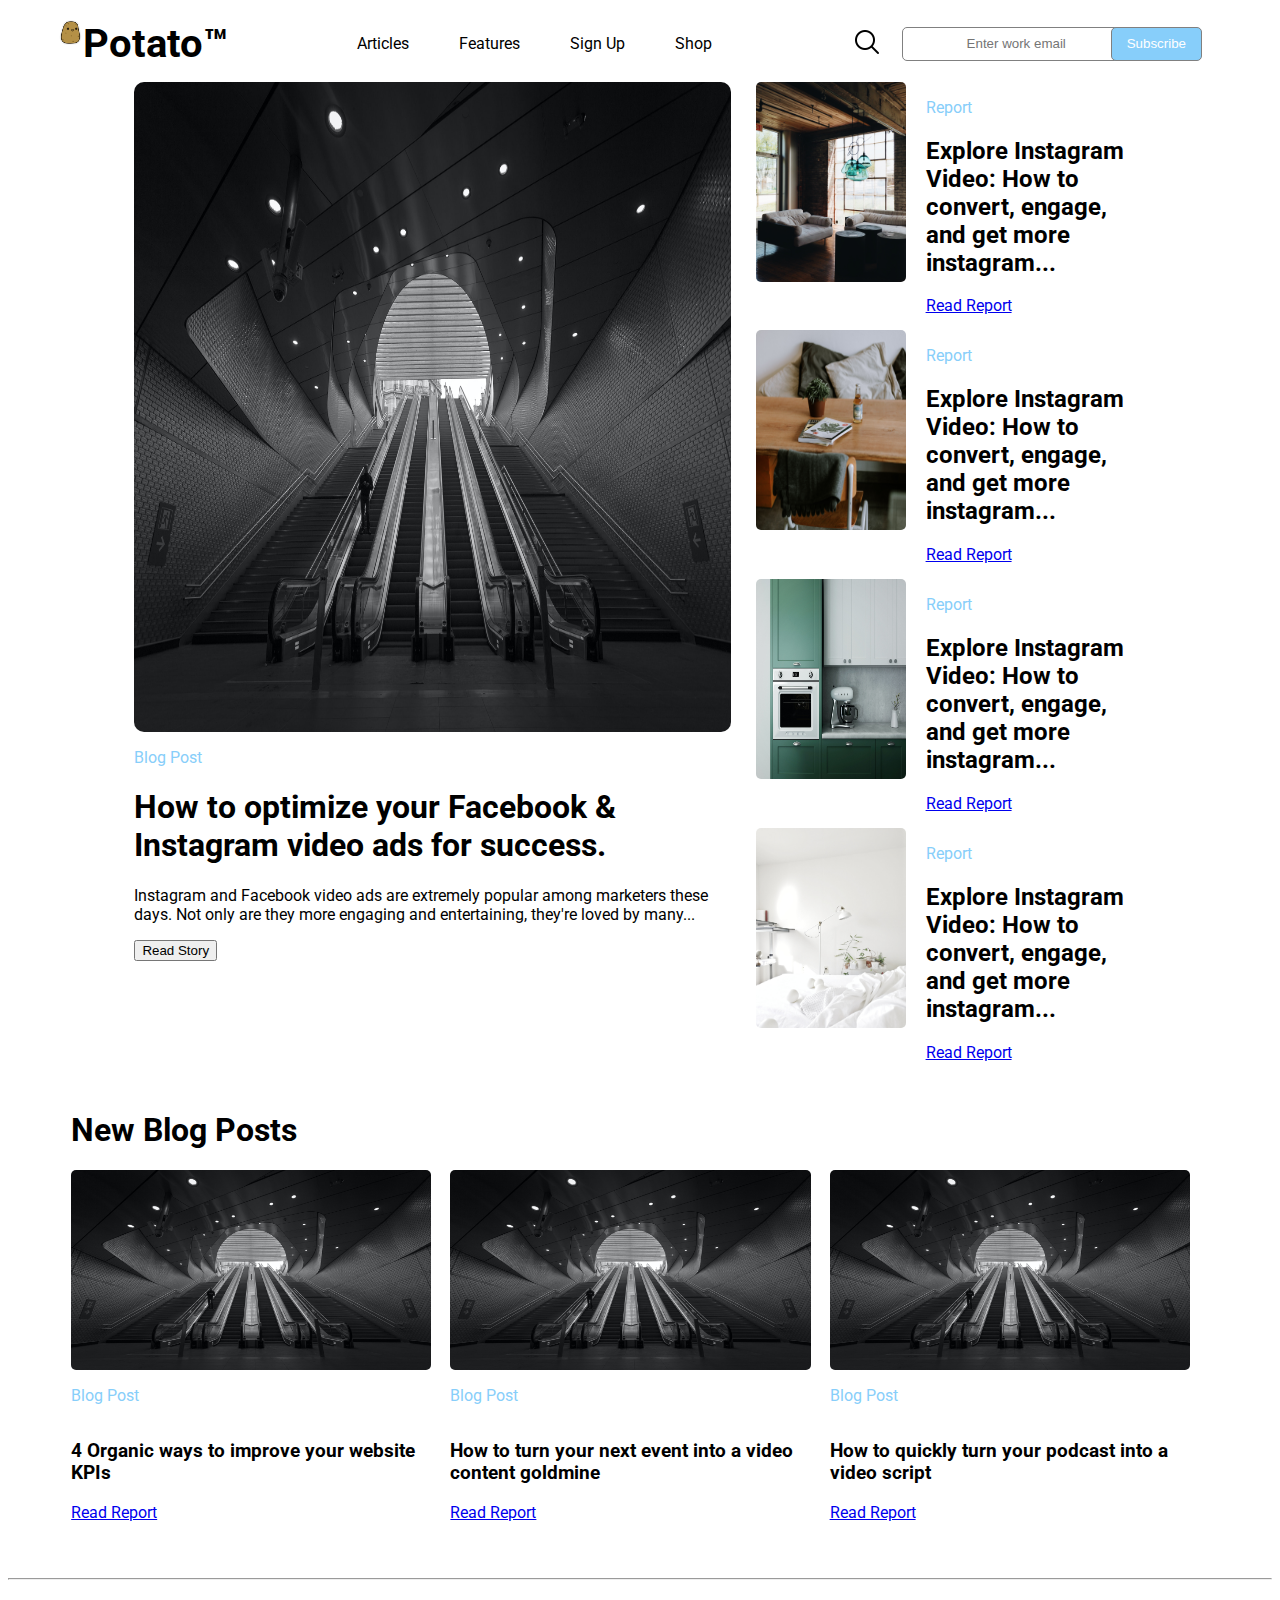
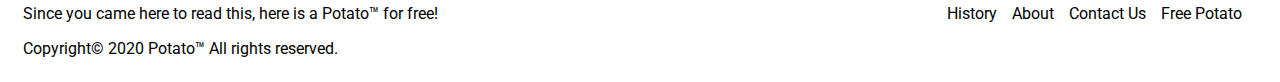
<file: blog.html>
<!DOCTYPE html>
<html lang="en">
<head>
    <meta charset="UTF-8">
    <meta name="viewport" content="width=device-width, initial-scale=1.0">
    <link rel="stylesheet" href="_css/articles.css">
    <link href="https://fonts.googleapis.com/css?family=Roboto&display=swap" rel="stylesheet">
    <link href="https://fonts.googleapis.com/css?family=Quicksand&display=swap" rel="stylesheet">
    <link href="https://fonts.googleapis.com/css?family=Muli:400,900i&display=swap" rel="stylesheet">
    <link href="https://fonts.googleapis.com/css?family=Raleway&display=swap" rel="stylesheet">
    <title>Pototoe Blog</title>
</head>
<body>
    <header>
        <nav class="nav-wrapper">
            <div class="logo-combo">
                <img class="logo" src="_images/potato-png-transparent-images-173688-1751804.png" alt="">
                <h1 class="logo-title">Potato&#8482;</h1>
            </div>
            <div class="menu-wrapper">
                <ul class="menu">
                    <li><a href="##">Articles</a></li>
                    <li><a href="##">Features</a></li>
                    <li><a href="##">Sign Up</a></li>
                    <li><a href="##">Shop</a></li>
                </ul>
            </div>


            <div class="subscribe-list">
                <div class="search-logo">
                    <img src="_images/icons8-search-60.png" alt="Search">
                </div>
                <input type="email" name="email" id="email" placeholder="Enter work email">
                <button class="subscribe-button" type="button">Subscribe</button>

            </div>
        </nav>
    </header>

    <div class="headboard">
        <section class="billboard">
                <img class="billboard-photo" src="_images/blog pictures/mahkeo-weaNmPm4TqA-unsplash.jpg" alt="">
                
                <p class="category"> Blog Post</p>

                <h1 class="billboard-title">How to optimize your Facebook & Instagram video ads for success.</h1>

                <p class="billboard-desc"> Instagram and Facebook video ads are extremely popular among marketers these days. Not only are they more engaging and entertaining, they're loved by many...</p>

                <button class="billboard-button">Read Story</button>
        </section>
        
        <aside class="side-drop">
            <div class="side-panel">
                <img class="side-panel-pic" src="_images/blog pictures/anna-sullivan-y-hYL6vehLI-unsplash.jpg" alt="">
                <div class="side-panel-desc">
                    <p class="category">Report</p>
                    <h2 class="side-panel-title"> Explore Instagram Video: How to convert, engage, and get more instagram...</h2>
                    <a href="##" class="side-panel-link"> Read Report</a> 
                </div>    
            </div>

            <div class="side-panel">
                <img class="side-panel-pic" src="_images/blog pictures/daniel-wirtz-mj54JPQpF8M-unsplash.jpg" alt="">
                <div class="side-panel-desc">
                    <p class="category">Report</p>
                    <h2 class="side-panel-title"> Explore Instagram Video: How to convert, engage, and get more instagram...</h2>
                    <a href="##" class="side-panel-link"> Read Report</a> 
                </div>    
            </div>

            <div class="side-panel">
                <img class="side-panel-pic" src="_images/blog pictures/kam-idris-Ot2iTXgC6fY-unsplash.jpg" alt="">
                <div class="side-panel-desc">
                    <p class="category">Report</p>
                    <h2 class="side-panel-title"> Explore Instagram Video: How to convert, engage, and get more instagram...</h2>
                    <a href="##" class="side-panel-link"> Read Report</a> 
                </div>    
            </div>

            <div class="side-panel">
                <img class="side-panel-pic" src="_images/blog pictures/spencer-HHWwqWV6d5k-unsplash.jpg" alt="">
                <div class="side-panel-desc">
                    <p class="category">Report</p>
                    <h2 class="side-panel-title"> Explore Instagram Video: How to convert, engage, and get more instagram...</h2>
                    <a href="##" class="side-panel-link"> Read Report</a> 
                </div>    
            </div>
        </aside>
    </div>    
    <section class="blog-posts">
        <h1> New Blog Posts</h1>
        
        <div class="blog-roll">
            <div class="blog-panel">
                <img class="blog-pic" src="_images/blog pictures/mahkeo-weaNmPm4TqA-unsplash.jpg" alt="##">
                <p class="category">Blog Post</p>
                <h3 class="blog-title"> 4 Organic ways to improve your website KPIs</h3>
                <a href="##" class="blog-link"> Read Report</a> 
            </div>

            <div class="blog-panel">
                <img class="blog-pic" src="_images/blog pictures/mahkeo-weaNmPm4TqA-unsplash.jpg" alt="##">
                <p class="category">Blog Post</p>
                <h3 class="blog-title"> How to turn your next event into a video content goldmine</h3>
                <a href="##" class="blog-link"> Read Report</a> 
            </div>

            <div class="blog-panel">
                <img class="blog-pic" src="_images/blog pictures/mahkeo-weaNmPm4TqA-unsplash.jpg" alt="##">
                <p class="category">Blog Post</p>
                <h3 class="blog-title"> How to quickly turn your podcast into a video script</h3>
                <a href="##" class="blog-link"> Read Report</a> 
            </div>
        </div>
    </section>

    <hr>

    <footer>
        <div class="disclaimer">
            <p>Since you came here to read this, here is a Potato&#8482; for free!</p>
            <p> Copyright&copy; 2020 Potato&#8482; All rights reserved.</p>
        </div>

        <ul>
            <a href="https://wwww.google.com"><li>History</li></a>
            <a href="#"><li>About</li></a>
            <a href="#"><li>Contact Us</li></a>
            <a href="#"><li>Free Potato</li></a>

        </ul>

    </footer>
</body>
</html>
</file>
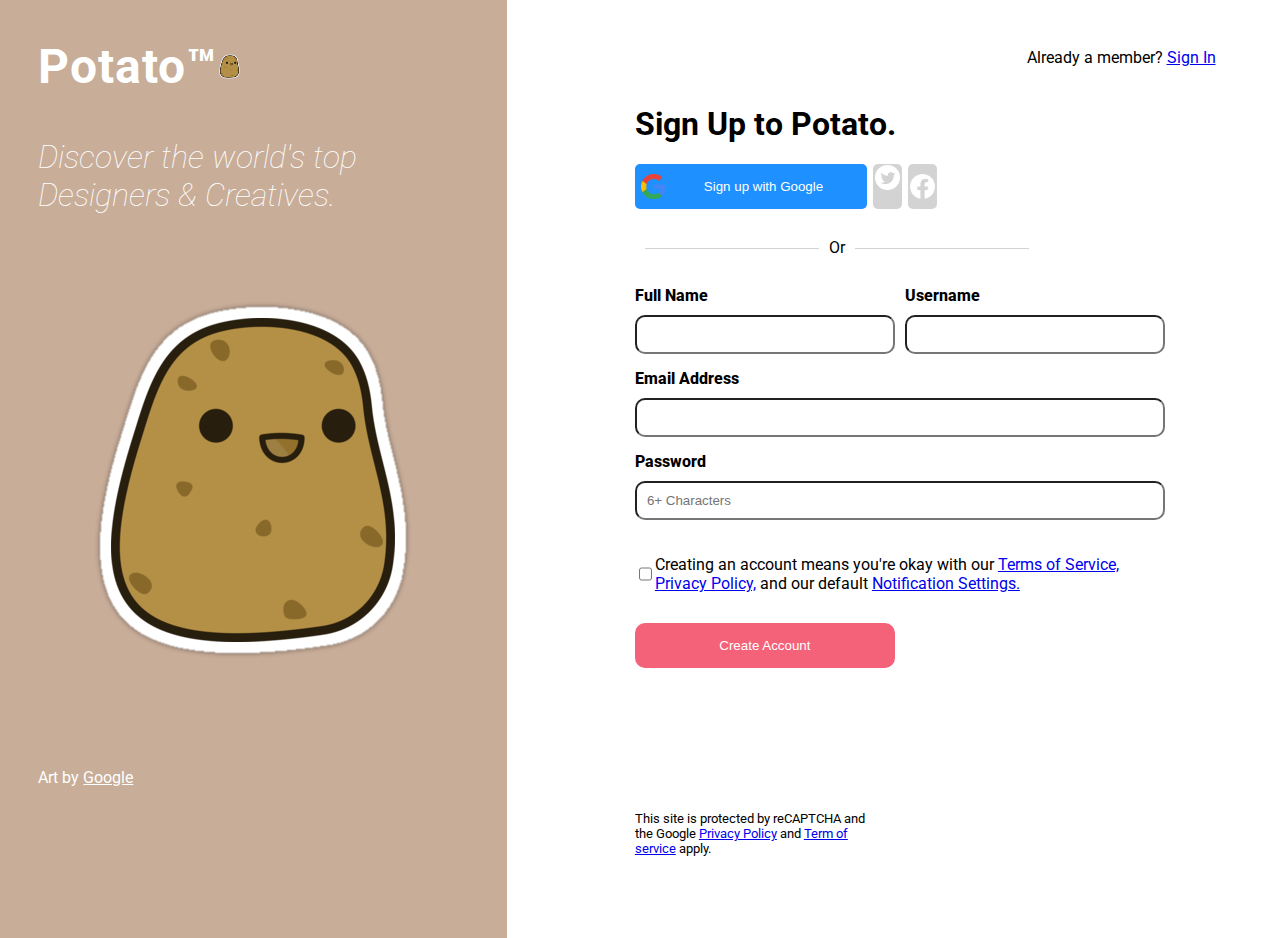
<file: signup.html>
<!DOCTYPE html>
<html lang="en">
<head>
    <meta charset="UTF-8">
    <meta name="viewport" content="width=device-width, initial-scale=1.0">
    <link rel="stylesheet" href="_css/login.css">
    <link href="https://fonts.googleapis.com/css?family=Roboto&display=swap" rel="stylesheet">
    <link href="https://fonts.googleapis.com/css?family=Quicksand&display=swap" rel="stylesheet">
    <link href="https://fonts.googleapis.com/css?family=Muli:400,900i&display=swap" rel="stylesheet">
    <link href="https://fonts.googleapis.com/css?family=Raleway&display=swap" rel="stylesheet">
    <title>Sign Up Page</title>
</head>
<body>
    <section class="left-panel">
        <div id="left-title">
            <h1>Potato&#8482;</h1>
            <img src="_images/potato-png-transparent-images-173688-1751804.png" alt="Potato logo">
        </div>
        <div id="left-description">
         <p> Discover the world's top Designers & Creatives.</p>
        </div>

        <img class="left-photo" src="_images/potato-png-transparent-images-173688-1751804.png" alt="Potato logo">

        <p id="left-disclaimer">Art by <a href="http://www.google.com">Google</a></p>
    </section>
    
    <section class="right-panel">
        <header>
            <p>Already a member? <a href="##">Sign In</a></p>
        </header>

        <div class="sign-up">
            <h1> Sign Up to Potato.</h1>
            <div class="sign-up-social">
                <button class="sign-google" type="submit"> 
                    <img src="_images/512px-Google__G__Logo.svg.webp" alt="Google Logo">
                    <p>Sign up with Google</p>
                </button>
                <button class="sign-twitter" type="submit">
                    <img src="_images/Twitter_Social_Icon_Circle_White.png" alt="Twitter Logo">
                </button>
                <button class="sign-facebook" type="submit">
                    <img src="_images/f_logo_RGB-White_512.png" alt="Facebook Logo">
                </button>
            </div>

            <div id="sign-or">
                <hr class="or">
                 <p> Or </p>
                <hr class="or">
            </div>

            <form action="" method="get" class="form-example">
                <div class="form-name">
                    <label for="name">Full Name </label>
                    <input type="text" name="name" id="name" required>
                </div>

                <div class="form-username">
                    <label for="name">Username </label>
                    <input type="text" name="name" id="name" required>
                </div>

                <div class="form-email">
                    <label for="name">Email Address </label>
                    <input type="email" name="email" id="email" required>
                </div>

                <div class="form-password">
                    <label for="name">Password </label>
                    <input type="text" name="name" id="name" placeholder="6+ Characters" required>
                </div>

                <div class="form-agreement">
                    <input type="checkbox" name="name" id="name" required>
                    <p> Creating an account means you're okay with our <a href="##">Terms of Service, Privacy Policy,</a> and our default <a href="##">Notification Settings.</a></p>
                </div>

                <button class="form-submit" type="submit">Create Account</button>
            </form>

            <p class="terms">This site is protected by reCAPTCHA and the Google <a href="##">Privacy Policy</a> and <a href="##">Term of service</a> apply.</p>
        </div>

    </section>

</body>
</html>
</file>
<file: _css/articles.css>
/* GLOBAL----------------- */

html{
    
}

body{
    font-family: 'Roboto', sans-serif;
}


/* Navbar----------------- */

.nav-wrapper{
    display: flex;
    justify-content: space-between;
    padding: 10px 50px 0 50px;
}


/* Navbar Logo------------ */

.logo-combo{
    display: flex;
    align-self: center;
}

.logo{
    width: 25px;
    height: 25px;
    align-self: baseline;
}

/* Navbar Title  */

.logo-title{
    font-size: 2.5em;
    margin: 0;
}


/* Menu options--------- */

.menu{
    display: flex;
}

.menu li{
    margin-right: 50px;
    list-style: none;
}

.menu li a{
    color: black;
    text-decoration: none;
    /* font-weight: 800; */
    font-style: bold;
}

/* Search and Subscribe */

.subscribe-list{
    display: flex;
    justify-content: space-between;
    align-items: center;
}

.search-logo img{
    align-self: center;
    width: 30px;
    height: 30px;
    margin-right: 20px;
}

#email{
    padding: 8px 25px 9px 25px;
    border-radius: 5px;
    border: 1px gray solid;
}

.subscribe-list input[type="email"]::placeholder{
    text-align: center;
}

.subscribe-button{
    height: 34px;
    border-radius: 5px;
    border: 1px gray solid;
    padding: 5px 15px 5px 15px;
    position: relative;
    z-index: 1;
    right: 20px;
    color: white;
    background-color: lightskyblue;
}

/* Billboard Photos */

.headboard{
    display: grid;
    grid-template-columns: 1fr 1fr 1fr 1fr 1fr;
    grid-template-rows: auto;
    padding: 1% 10%;
    column-gap: 25px;
}

.billboard{
    grid-column: 1 / 4;
}

.billboard-photo{
    display: block;
    height: 650px;
    margin:0 auto 0 auto;
    max-width: 100%;
    border-radius: 10px;
}

.category{
    color: lightskyblue;
    text-shadow: 2px 2px 3px rgba(255,255,255,0.1);
}


/* Side Panel Stuff */

.side-drop{
    grid-column: 4 / 6;
}

.side-panel{
    display: flex;
    margin-bottom: 15px;
}

.side-panel-pic{
    display: block;
    max-width: 150px;
    height:200px;
    margin-right: 5%;
    border-radius: 5px;
}


/* Blog Roll ------------- */
.blog-posts{
    padding: 0 5%;
}


.blog-roll{
    display: flex;
    justify-content: space-evenly;
}

.blog-pic{
    display: block;
    max-width: 450px;
    height:200px;
    margin-right: 5%;
    border-radius: 5px;
}

.blog-panel{
    display: flex;
    flex-direction: column;
    align-self: center;
    width: 450px;
    height: 400px;
}


/* Footer */

footer{
    display: flex;
    justify-content: space-between;
    padding: 0 15px;
}

.disclaimer p{
}

footer ul{
    display: flex;
}

footer li{
    margin-right: 15px;
    list-style: none;
    text-decoration: none;
    color: black;
}

footer a{
    text-decoration: none;
}
</file>
<file: _css/login.css>
/* Global */


body{
    display: flex;
    flex-direction: row;
    margin: 0;
    font-family: 'Roboto', sans-serif;
}


/* Left Panel */

.left-panel{
    height: 100vh;
    width: 40vw;
    background-color: rgba(200, 173, 153, 1);
    padding-left: 3%;
    padding-right: 3%;
    padding-top: 3%;
}

#left-title{
    display: flex;
    flex-direction: row;
}

#left-title h1{
    margin-top: 0;
    margin-bottom: 0;
    font-size: 3.0em;
    color: white;
    letter-spacing: 1px;
}

#left-title img{
    height: 25px;
    width: 25px;
    align-self: center;
}

#left-description{
    font-size: 2.0em;
    color: white;
    font-style: italic;
    font-weight: 100;
    margin-top: 10%;
    padding: 0 auto;
}

.left-photo{
    display: block;
    margin: 20% auto;
}

#left-disclaimer{
    margin-top: 25%;
    color: white;
}

#left-disclaimer a:link{
    color:white;
}

#left-disclaimer a:visited{
    color: white;
}

/* Right Panel */

.right-panel{
    height: 100vh;
    width: 60vw;
    padding-left: 10%;
}

header{
    display: flex;
    flex-direction: row;
    justify-content: flex-end;
    margin-right: 10%;
    margin-top: 5%;
}

.sign-up{
    display: flex;
    flex-direction: column;
    padding-right: 10%;
}

.sign-up-social{
    display: flex;
    flex-direction: row;
    margin-bottom: 5%;
}

/* Google Icon */

.sign-google{
    display: flex;
    align-items: baseline;
    width: 40%;
    margin-right: 1%;
    border-radius: 5px;
    background-color: #1e90ff;
    border: 0;
    color: white;
}

.sign-google img{
    display: block;
    width:25px;
    height: 25px;
    align-self: center;
    justify-self: center;
}

.sign-google p{
    margin: auto;
}

/* Twitter Icon */

.sign-twitter {
    display: flex;
    justify-content: center;
    width: 5%;
    margin-right: 1%;
    background-color: lightgray;
    border-radius: 5px;
    border: 0;
}

.sign-twitter img{
    display: block;
    width: 25px;
    height: 25px;
    margin: 0;
}



.sign-facebook {
    display: flex;
    justify-content: center;
    width: 5%;
    margin-right: 2%;
    background-color: lightgray;
    border-radius: 5px;
    border: 0;
    padding: 10px 10px;
}


.sign-facebook img{
    display: block;
    width: 25px;
    height: 25px;
    margin: 0;
}

/* 'Or' Section */

#sign-or{
    display: flex;
}

#sign-or p{
    margin: 0;
}

.or{
    margin: 0;
    margin-top: 10px;
    margin-left: 10px;
    margin-right: 10px;
    border-top: 1px solid lightgray;
    border-left: 0;
    border-right: 0;
    border-bottom: 0;
    width: 30%;
}


form{
    margin-top: 5%;
    display: grid;
    grid-template-columns: 125px 125px 125px 125px;
    grid-template-rows: auto;
    column-gap: 10px;
    row-gap: 15px;
}

/* Form Name */

.form-name{
    grid-column: 1 / 3;
    display: flex;
    flex-direction: column;
}

.form-name label{
    margin-bottom: 10px;
    font-weight: 800;
}

.form-name input{
    padding: 10px;
    border-radius: 10px;
}

/* Form Username */

.form-username{
    grid-column: 3 / 5;
    display: flex;
    flex-direction: column;
}

.form-username label{
    margin-bottom: 10px;
    font-weight: 800;
}
.form-username input{
    padding: 10px;
    border-radius: 10px;
}

/* Form Email */

.form-email{
    grid-column: 1 / 5;
    display: flex;
    flex-direction: column;
}

.form-email label{
    margin-bottom: 10px;
    font-weight: 800;
}

.form-email input{
    padding: 10px;
    border-radius: 10px;
}

/* Form Password */

.form-password{
    grid-column: 1 / 5;
    display: flex;
    flex-direction: column;
}

.form-password label{
    margin-bottom: 10px;
    font-weight: 800;
}

.form-password input{
    padding: 10px;
    border-radius: 10px;
    margin-bottom: 20px;
}

/* Agreement */

.form-agreement{
    grid-column: 1 / 5;
    display: flex;
    flex-direction: row;
    margin-bottom: 15px;
}

.form-agreement p {
    margin: 0;
}

.form-submit{
    grid-column: 1 / 3;
    padding: 15px 10px;
    border-radius: 10px;
    border: 0;
    background-color: rgb(243, 98, 120);
    color: white;
    margin-bottom: 50%;
}

.terms{
    font-size: 0.8em;
    padding-right: 60%;
}
</file>
